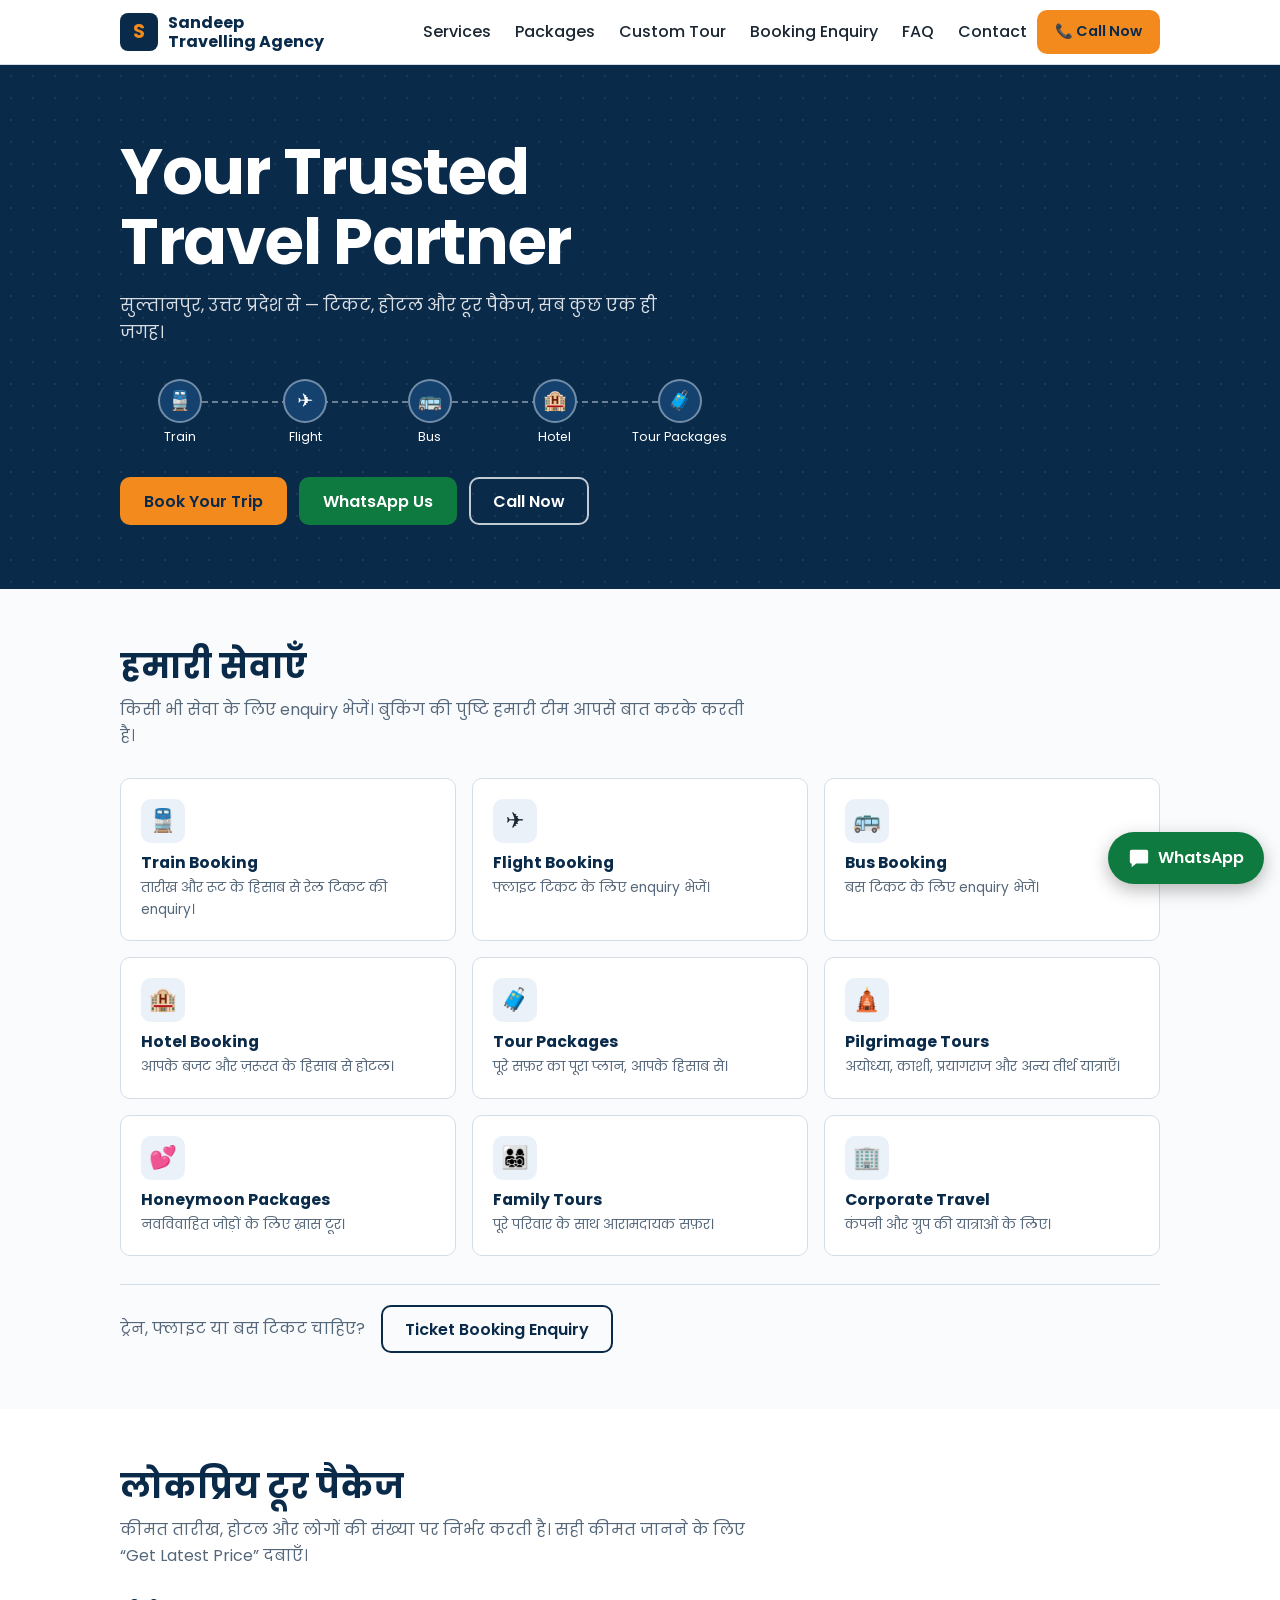
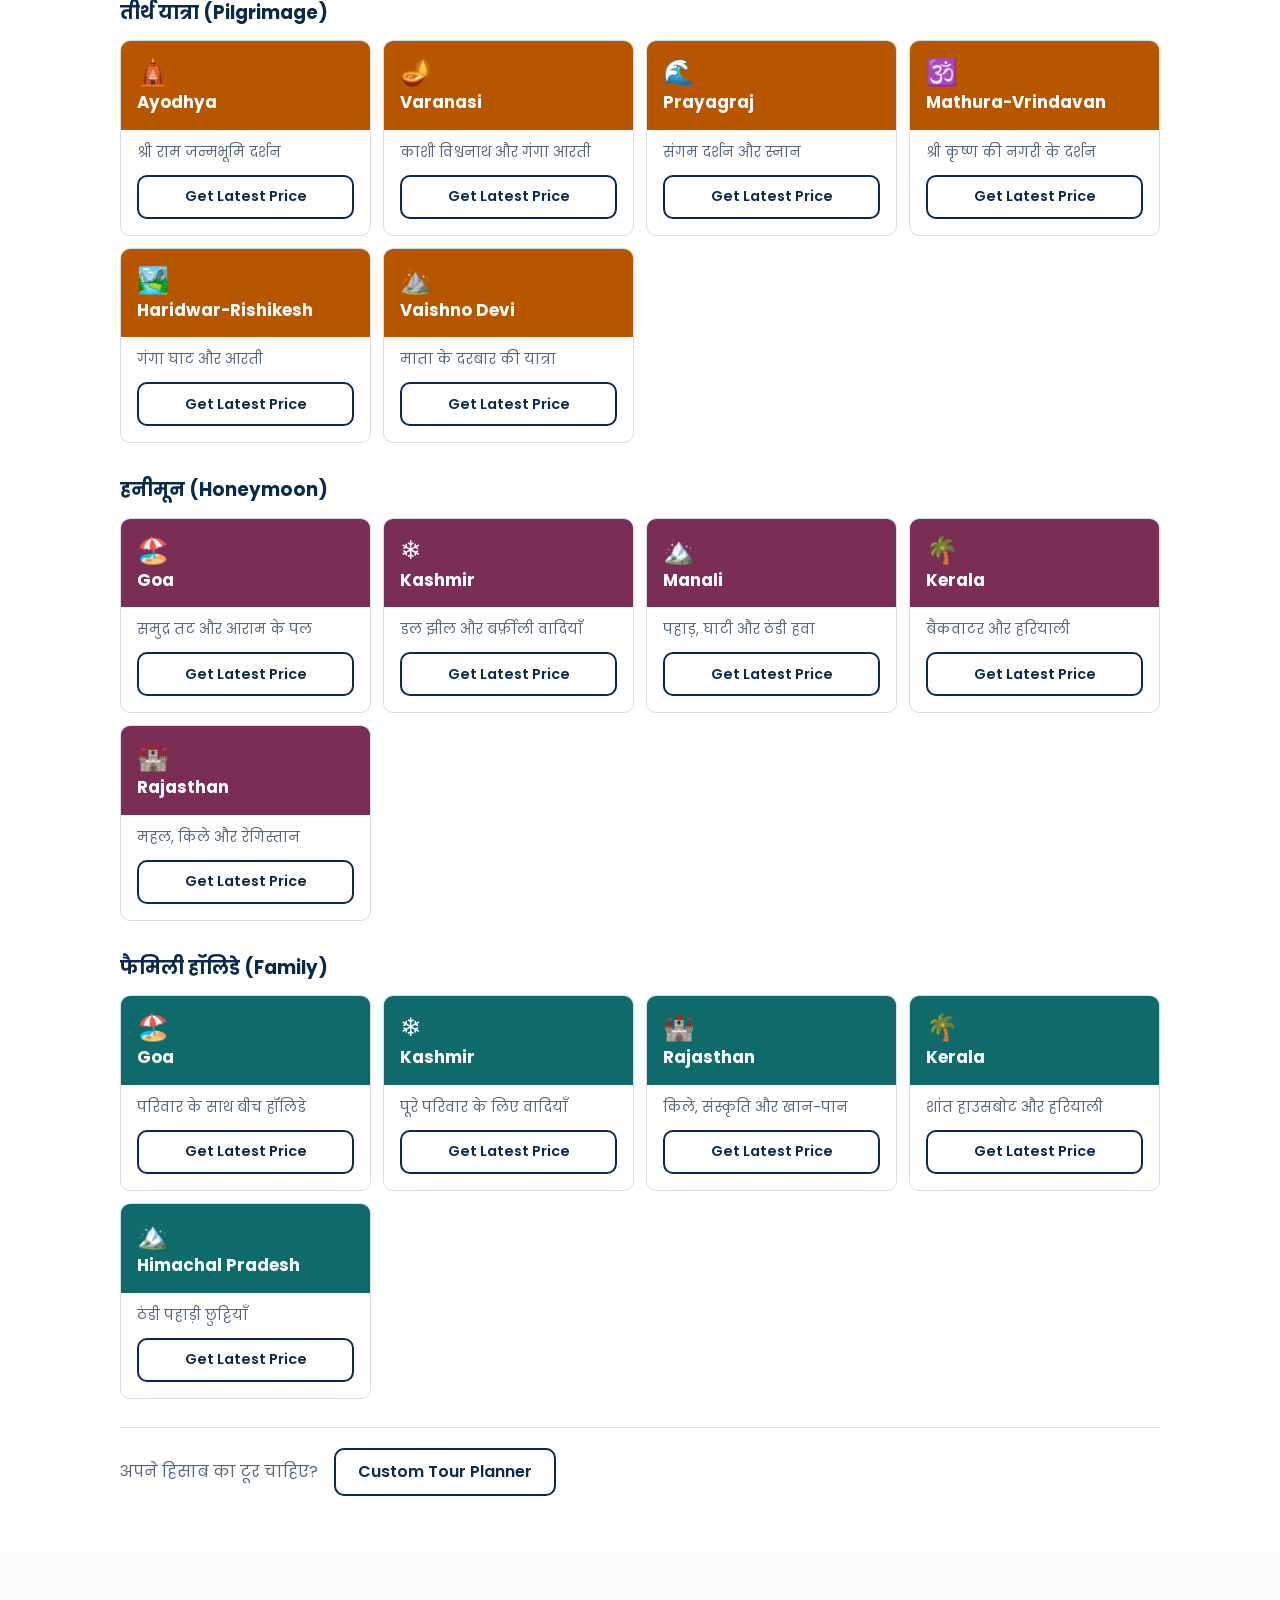
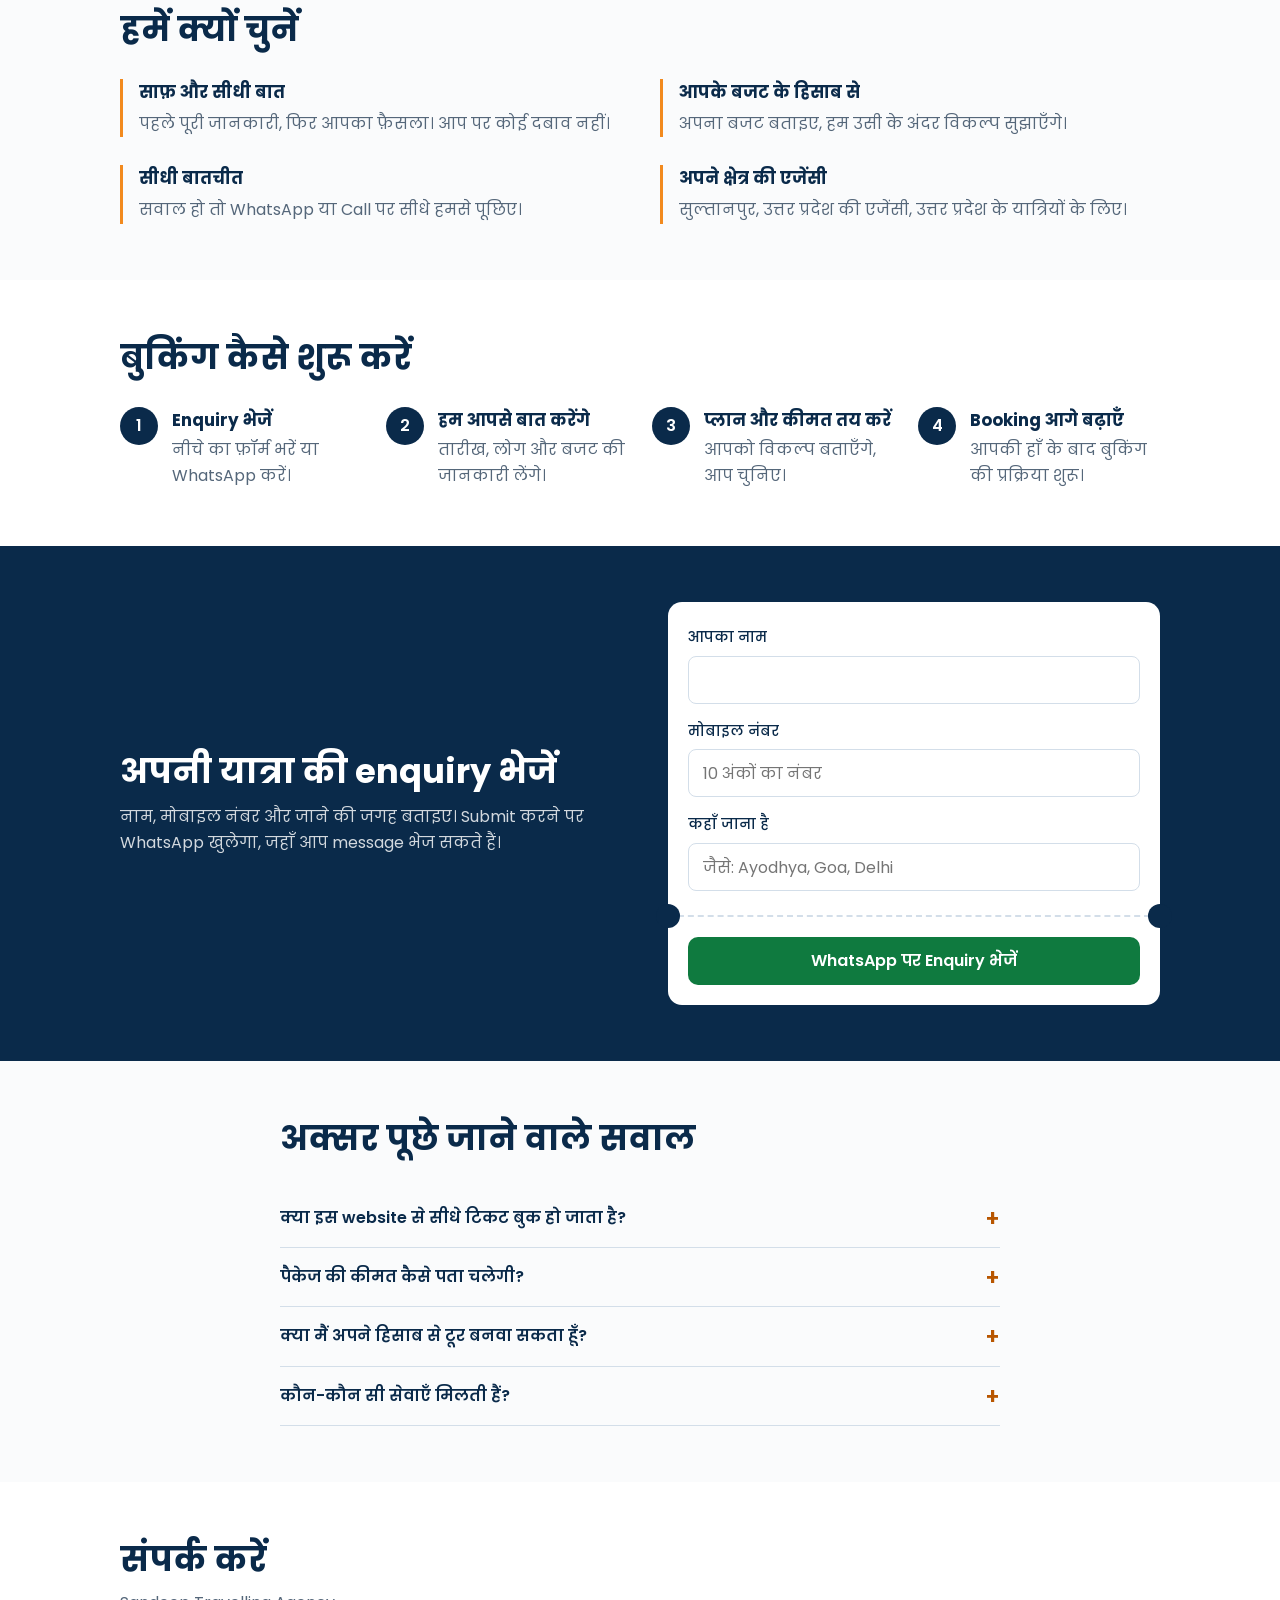
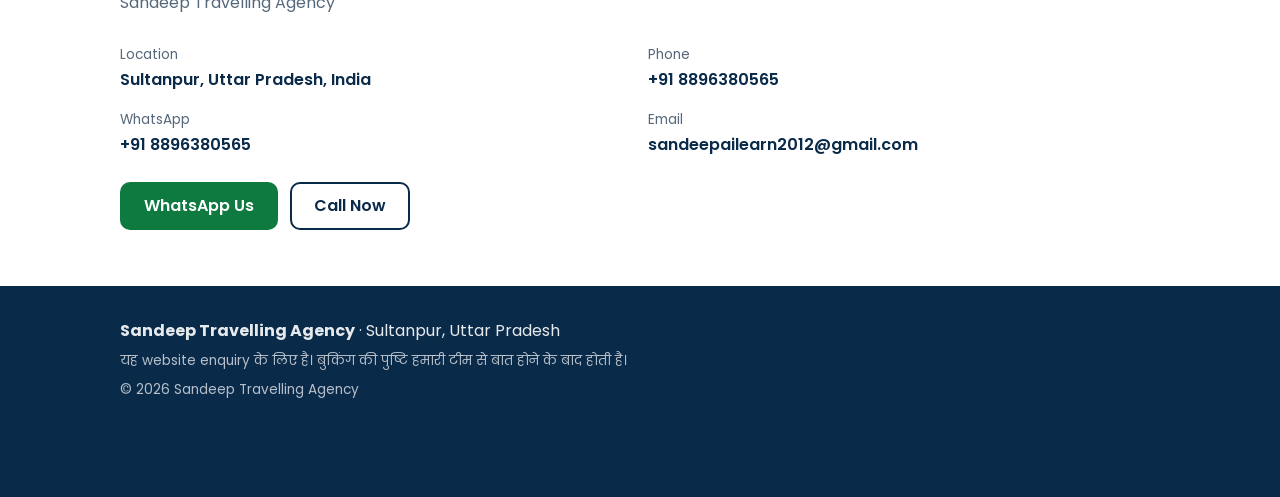
<file: index.html>
<!DOCTYPE html>
<html lang="hi">
<head>
  <meta charset="UTF-8">
  <meta name="viewport" content="width=device-width, initial-scale=1">
  <title>Sandeep Travelling Agency – Travel Agency in Sultanpur, Uttar Pradesh</title>
  <meta name="description" content="Sandeep Travelling Agency, Sultanpur (Uttar Pradesh). ट्रेन, फ्लाइट और बस टिकट की enquiry, होटल, तीर्थ, हनीमून और फैमिली टूर पैकेज। WhatsApp या Call से सीधे बात करें।">
  <meta name="theme-color" content="#0A2A4A">

  <!-- Fonts: Poppins (English + हिंदी) -->
  <link rel="preconnect" href="https://fonts.googleapis.com">
  <link rel="preconnect" href="https://fonts.gstatic.com" crossorigin>
  <link href="https://fonts.googleapis.com/css2?family=Poppins:wght@400;500;600;700&family=Noto+Sans+Devanagari:wght@400;600&display=swap" rel="stylesheet">

  <link rel="stylesheet" href="style.css">

  <!-- Google को बताने के लिए कि यह एक Travel Agency है (SEO) -->
  <script type="application/ld+json">
  {
    "@context": "https://schema.org",
    "@type": "TravelAgency",
    "name": "Sandeep Travelling Agency",
    "address": {
      "@type": "PostalAddress",
      "addressLocality": "Sultanpur",
      "addressRegion": "Uttar Pradesh",
      "addressCountry": "IN"
    },
    "areaServed": "Uttar Pradesh"
  }
  </script>
</head>

<body>
  <a class="skip" href="#services">Skip to content</a>

  <!-- ================= NAVBAR ================= -->
  <header class="site-header">
    <div class="wrap bar">
      <a class="brand" href="#top" aria-label="Sandeep Travelling Agency – Home">
        <span class="brand-mark" aria-hidden="true">S</span>
        <span>Sandeep<br>Travelling Agency</span>
      </a>

      <nav class="nav" id="menu" aria-label="Main menu">
        <a href="#services">Services</a>
        <a href="#packages">Packages</a>
        <a href="planner.html">Custom Tour</a>
        <a href="booking.html">Booking Enquiry</a>
        <a href="#faq">FAQ</a>
        <a href="#contact">Contact</a>
      </nav>

      <a class="btn btn-primary btn-small" href="#contact" data-call>📞 Call Now</a>
      <button class="menu-toggle" type="button" aria-label="Menu खोलें" aria-expanded="false" aria-controls="menu">☰</button>
    </div>
  </header>

  <main>
    <!-- ================= HERO ================= -->
    <section class="hero" id="top">
      <div class="wrap">
        <h1>Your Trusted Travel Partner</h1>
        <p class="hero-sub">सुल्तानपुर, उत्तर प्रदेश से — टिकट, होटल और टूर पैकेज, सब कुछ एक ही जगह।</p>

        <!-- Sub-heading: Train • Flight • Bus • Hotel • Tour Packages -->
        <ul class="route" aria-label="Train, Flight, Bus, Hotel, Tour Packages">
          <li><span class="stop" aria-hidden="true">🚆</span>Train</li>
          <li><span class="stop" aria-hidden="true">✈️</span>Flight</li>
          <li><span class="stop" aria-hidden="true">🚌</span>Bus</li>
          <li><span class="stop" aria-hidden="true">🏨</span>Hotel</li>
          <li><span class="stop" aria-hidden="true">🧳</span>Tour Packages</li>
        </ul>

        <div class="hero-actions">
          <a class="btn btn-primary" href="#enquiry">Book Your Trip</a>
          <a class="btn btn-wa" href="#contact" data-whatsapp>WhatsApp Us</a>
          <a class="btn btn-outline-light" href="#contact" data-call>Call Now</a>
        </div>
      </div>
    </section>

    <!-- ================= SERVICES ================= -->
    <section class="section section-paper" id="services">
      <div class="wrap">
        <div class="section-head">
          <h2>हमारी सेवाएँ</h2>
          <p>किसी भी सेवा के लिए enquiry भेजें। बुकिंग की पुष्टि हमारी टीम आपसे बात करके करती है।</p>
        </div>

        <ul class="services">
          <li class="svc"><span class="svc-icon" aria-hidden="true">🚆</span><h3>Train Booking</h3><p>तारीख और रूट के हिसाब से रेल टिकट की enquiry।</p></li>
          <li class="svc"><span class="svc-icon" aria-hidden="true">✈️</span><h3>Flight Booking</h3><p>फ्लाइट टिकट के लिए enquiry भेजें।</p></li>
          <li class="svc"><span class="svc-icon" aria-hidden="true">🚌</span><h3>Bus Booking</h3><p>बस टिकट के लिए enquiry भेजें।</p></li>
          <li class="svc"><span class="svc-icon" aria-hidden="true">🏨</span><h3>Hotel Booking</h3><p>आपके बजट और ज़रूरत के हिसाब से होटल।</p></li>
          <li class="svc"><span class="svc-icon" aria-hidden="true">🧳</span><h3>Tour Packages</h3><p>पूरे सफ़र का पूरा प्लान, आपके हिसाब से।</p></li>
          <li class="svc"><span class="svc-icon" aria-hidden="true">🛕</span><h3>Pilgrimage Tours</h3><p>अयोध्या, काशी, प्रयागराज और अन्य तीर्थ यात्राएँ।</p></li>
          <li class="svc"><span class="svc-icon" aria-hidden="true">💕</span><h3>Honeymoon Packages</h3><p>नवविवाहित जोड़ों के लिए ख़ास टूर।</p></li>
          <li class="svc"><span class="svc-icon" aria-hidden="true">👨‍👩‍👧‍👦</span><h3>Family Tours</h3><p>पूरे परिवार के साथ आरामदायक सफ़र।</p></li>
          <li class="svc"><span class="svc-icon" aria-hidden="true">🏢</span><h3>Corporate Travel</h3><p>कंपनी और ग्रुप की यात्राओं के लिए।</p></li>
        </ul>

        <div class="section-cta">
          <p>ट्रेन, फ्लाइट या बस टिकट चाहिए?</p>
          <a class="btn btn-outline" href="booking.html">Ticket Booking Enquiry</a>
        </div>
      </div>
    </section>

    <!-- ================= PACKAGES ================= -->
    <section class="section section-white" id="packages">
      <div class="wrap">
        <div class="section-head">
          <h2>लोकप्रिय टूर पैकेज</h2>
          <p>कीमत तारीख, होटल और लोगों की संख्या पर निर्भर करती है। सही कीमत जानने के लिए “Get Latest Price” दबाएँ।</p>
        </div>

        <!-- Pilgrimage -->
        <div class="pkg-group pkg-pilgrim">
          <h3>तीर्थ यात्रा (Pilgrimage)</h3>
          <div class="pkg-row">
            <article class="pkg"><div class="pkg-top"><span aria-hidden="true">🛕</span><h4>Ayodhya</h4></div><p>श्री राम जन्मभूमि दर्शन</p><a class="btn btn-outline btn-small" href="#contact" data-whatsapp data-msg="नमस्ते, मुझे Ayodhya Pilgrimage Package की latest price चाहिए।">Get Latest Price</a></article>
            <article class="pkg"><div class="pkg-top"><span aria-hidden="true">🪔</span><h4>Varanasi</h4></div><p>काशी विश्वनाथ और गंगा आरती</p><a class="btn btn-outline btn-small" href="#contact" data-whatsapp data-msg="नमस्ते, मुझे Varanasi Pilgrimage Package की latest price चाहिए।">Get Latest Price</a></article>
            <article class="pkg"><div class="pkg-top"><span aria-hidden="true">🌊</span><h4>Prayagraj</h4></div><p>संगम दर्शन और स्नान</p><a class="btn btn-outline btn-small" href="#contact" data-whatsapp data-msg="नमस्ते, मुझे Prayagraj Pilgrimage Package की latest price चाहिए।">Get Latest Price</a></article>
            <article class="pkg"><div class="pkg-top"><span aria-hidden="true">🕉️</span><h4>Mathura-Vrindavan</h4></div><p>श्री कृष्ण की नगरी के दर्शन</p><a class="btn btn-outline btn-small" href="#contact" data-whatsapp data-msg="नमस्ते, मुझे Mathura-Vrindavan Package की latest price चाहिए।">Get Latest Price</a></article>
            <article class="pkg"><div class="pkg-top"><span aria-hidden="true">🏞️</span><h4>Haridwar-Rishikesh</h4></div><p>गंगा घाट और आरती</p><a class="btn btn-outline btn-small" href="#contact" data-whatsapp data-msg="नमस्ते, मुझे Haridwar-Rishikesh Package की latest price चाहिए।">Get Latest Price</a></article>
            <article class="pkg"><div class="pkg-top"><span aria-hidden="true">⛰️</span><h4>Vaishno Devi</h4></div><p>माता के दरबार की यात्रा</p><a class="btn btn-outline btn-small" href="#contact" data-whatsapp data-msg="नमस्ते, मुझे Vaishno Devi Package की latest price चाहिए।">Get Latest Price</a></article>
          </div>
        </div>

        <!-- Honeymoon -->
        <div class="pkg-group pkg-honey">
          <h3>हनीमून (Honeymoon)</h3>
          <div class="pkg-row">
            <article class="pkg"><div class="pkg-top"><span aria-hidden="true">🏖️</span><h4>Goa</h4></div><p>समुद्र तट और आराम के पल</p><a class="btn btn-outline btn-small" href="#contact" data-whatsapp data-msg="नमस्ते, मुझे Goa Honeymoon Package की latest price चाहिए।">Get Latest Price</a></article>
            <article class="pkg"><div class="pkg-top"><span aria-hidden="true">❄️</span><h4>Kashmir</h4></div><p>डल झील और बर्फ़ीली वादियाँ</p><a class="btn btn-outline btn-small" href="#contact" data-whatsapp data-msg="नमस्ते, मुझे Kashmir Honeymoon Package की latest price चाहिए।">Get Latest Price</a></article>
            <article class="pkg"><div class="pkg-top"><span aria-hidden="true">🏔️</span><h4>Manali</h4></div><p>पहाड़, घाटी और ठंडी हवा</p><a class="btn btn-outline btn-small" href="#contact" data-whatsapp data-msg="नमस्ते, मुझे Manali Honeymoon Package की latest price चाहिए।">Get Latest Price</a></article>
            <article class="pkg"><div class="pkg-top"><span aria-hidden="true">🌴</span><h4>Kerala</h4></div><p>बैकवाटर और हरियाली</p><a class="btn btn-outline btn-small" href="#contact" data-whatsapp data-msg="नमस्ते, मुझे Kerala Honeymoon Package की latest price चाहिए।">Get Latest Price</a></article>
            <article class="pkg"><div class="pkg-top"><span aria-hidden="true">🏰</span><h4>Rajasthan</h4></div><p>महल, किले और रेगिस्तान</p><a class="btn btn-outline btn-small" href="#contact" data-whatsapp data-msg="नमस्ते, मुझे Rajasthan Honeymoon Package की latest price चाहिए।">Get Latest Price</a></article>
          </div>
        </div>

        <!-- Family -->
        <div class="pkg-group pkg-family">
          <h3>फैमिली हॉलिडे (Family)</h3>
          <div class="pkg-row">
            <article class="pkg"><div class="pkg-top"><span aria-hidden="true">🏖️</span><h4>Goa</h4></div><p>परिवार के साथ बीच हॉलिडे</p><a class="btn btn-outline btn-small" href="#contact" data-whatsapp data-msg="नमस्ते, मुझे Goa Family Package की latest price चाहिए।">Get Latest Price</a></article>
            <article class="pkg"><div class="pkg-top"><span aria-hidden="true">❄️</span><h4>Kashmir</h4></div><p>पूरे परिवार के लिए वादियाँ</p><a class="btn btn-outline btn-small" href="#contact" data-whatsapp data-msg="नमस्ते, मुझे Kashmir Family Package की latest price चाहिए।">Get Latest Price</a></article>
            <article class="pkg"><div class="pkg-top"><span aria-hidden="true">🏰</span><h4>Rajasthan</h4></div><p>किले, संस्कृति और खान-पान</p><a class="btn btn-outline btn-small" href="#contact" data-whatsapp data-msg="नमस्ते, मुझे Rajasthan Family Package की latest price चाहिए।">Get Latest Price</a></article>
            <article class="pkg"><div class="pkg-top"><span aria-hidden="true">🌴</span><h4>Kerala</h4></div><p>शांत हाउसबोट और हरियाली</p><a class="btn btn-outline btn-small" href="#contact" data-whatsapp data-msg="नमस्ते, मुझे Kerala Family Package की latest price चाहिए।">Get Latest Price</a></article>
            <article class="pkg"><div class="pkg-top"><span aria-hidden="true">🏔️</span><h4>Himachal Pradesh</h4></div><p>ठंडी पहाड़ी छुट्टियाँ</p><a class="btn btn-outline btn-small" href="#contact" data-whatsapp data-msg="नमस्ते, मुझे Himachal Pradesh Family Package की latest price चाहिए।">Get Latest Price</a></article>
          </div>
        </div>

        <div class="section-cta">
          <p>अपने हिसाब का टूर चाहिए?</p>
          <a class="btn btn-outline" href="planner.html">Custom Tour Planner</a>
        </div>
      </div>
    </section>

    <!-- ================= WHY CHOOSE US ================= -->
    <section class="section section-paper" id="why">
      <div class="wrap">
        <div class="section-head">
          <h2>हमें क्यों चुनें</h2>
        </div>
        <div class="why">
          <div><h3>साफ़ और सीधी बात</h3><p>पहले पूरी जानकारी, फिर आपका फ़ैसला। आप पर कोई दबाव नहीं।</p></div>
          <div><h3>आपके बजट के हिसाब से</h3><p>अपना बजट बताइए, हम उसी के अंदर विकल्प सुझाएँगे।</p></div>
          <div><h3>सीधी बातचीत</h3><p>सवाल हो तो WhatsApp या Call पर सीधे हमसे पूछिए।</p></div>
          <div><h3>अपने क्षेत्र की एजेंसी</h3><p>सुल्तानपुर, उत्तर प्रदेश की एजेंसी, उत्तर प्रदेश के यात्रियों के लिए।</p></div>
        </div>
      </div>
    </section>

    <!-- ================= HOW IT WORKS ================= -->
    <section class="section section-white" id="how">
      <div class="wrap">
        <div class="section-head">
          <h2>बुकिंग कैसे शुरू करें</h2>
        </div>
        <ol class="steps">
          <li><h3>Enquiry भेजें</h3><p>नीचे का फ़ॉर्म भरें या WhatsApp करें।</p></li>
          <li><h3>हम आपसे बात करेंगे</h3><p>तारीख, लोग और बजट की जानकारी लेंगे।</p></li>
          <li><h3>प्लान और कीमत तय करें</h3><p>आपको विकल्प बताएँगे, आप चुनिए।</p></li>
          <li><h3>Booking आगे बढ़ाएँ</h3><p>आपकी हाँ के बाद बुकिंग की प्रक्रिया शुरू।</p></li>
        </ol>
      </div>
    </section>

    <!-- ================= QUICK ENQUIRY (TICKET) ================= -->
    <section class="section enquiry" id="enquiry">
      <div class="wrap enquiry-grid">
        <div class="enquiry-text">
          <h2>अपनी यात्रा की enquiry भेजें</h2>
          <p>नाम, मोबाइल नंबर और जाने की जगह बताइए। Submit करने पर WhatsApp खुलेगा, जहाँ आप message भेज सकते हैं।</p>
        </div>

        <form class="ticket" id="quick-form" novalidate>
          <div class="ticket-main">
            <div class="field">
              <label for="q-name">आपका नाम</label>
              <input id="q-name" name="name" type="text" autocomplete="name" maxlength="60" required>
              <p class="field-error" id="err-name" hidden></p>
            </div>
            <div class="field">
              <label for="q-mobile">मोबाइल नंबर</label>
              <input id="q-mobile" name="mobile" type="tel" inputmode="numeric" autocomplete="tel" maxlength="14" placeholder="10 अंकों का नंबर" required>
              <p class="field-error" id="err-mobile" hidden></p>
            </div>
            <div class="field">
              <label for="q-destination">कहाँ जाना है</label>
              <input id="q-destination" name="destination" type="text" maxlength="80" placeholder="जैसे: Ayodhya, Goa, Delhi" required>
              <p class="field-error" id="err-destination" hidden></p>
            </div>
            <!-- Spam से बचाव: यह खाना इंसान को दिखता नहीं। अगर भरा हो तो form नहीं जाएगा। -->
            <div class="hp" aria-hidden="true">
              <label for="q-website">Website</label>
              <input id="q-website" name="website" type="text" tabindex="-1" autocomplete="off">
            </div>
          </div>
          <div class="ticket-cut" aria-hidden="true"></div>
          <div class="ticket-stub">
            <button class="btn btn-wa" type="submit">WhatsApp पर Enquiry भेजें</button>
          </div>
        </form>
      </div>
    </section>

    <!-- ================= FAQ ================= -->
    <section class="section section-paper" id="faq">
      <div class="wrap faq-wrap">
        <div class="section-head">
          <h2>अक्सर पूछे जाने वाले सवाल</h2>
        </div>
        <details>
          <summary>क्या इस website से सीधे टिकट बुक हो जाता है?</summary>
          <p>नहीं। अभी यह website सिर्फ़ enquiry लेती है। आपकी enquiry मिलने के बाद हमारी टीम WhatsApp या Call पर बात करके बुकिंग आगे बढ़ाती है।</p>
        </details>
        <details>
          <summary>पैकेज की कीमत कैसे पता चलेगी?</summary>
          <p>कीमत यात्रा की तारीख, होटल और लोगों की संख्या पर बदलती है। किसी भी पैकेज पर “Get Latest Price” दबाइए, हम आपको सही कीमत बताएँगे।</p>
        </details>
        <details>
          <summary>क्या मैं अपने हिसाब से टूर बनवा सकता हूँ?</summary>
          <p>हाँ। बस बताइए कि कहाँ जाना है, कब जाना है, कितने लोग हैं और बजट क्या है। उसी के हिसाब से प्लान बताया जाएगा।</p>
        </details>
        <details>
          <summary>कौन-कौन सी सेवाएँ मिलती हैं?</summary>
          <p>ट्रेन, फ्लाइट और बस टिकट की enquiry, होटल, कैब, तीर्थ, हनीमून, फैमिली और कॉर्पोरेट टूर पैकेज।</p>
        </details>
      </div>
    </section>

    <!-- ================= CONTACT ================= -->
    <section class="section section-white" id="contact">
      <div class="wrap">
        <div class="section-head">
          <h2>संपर्क करें</h2>
          <p>Sandeep Travelling Agency</p>
        </div>

        <dl class="contact-list">
          <div><dt>Location</dt><dd>Sultanpur, Uttar Pradesh, India</dd></div>
          <div><dt>Phone</dt><dd data-phone-text>[ADD YOUR PHONE NUMBER]</dd></div>
          <div><dt>WhatsApp</dt><dd data-whatsapp-text>[ADD YOUR WHATSAPP NUMBER]</dd></div>
          <div><dt>Email</dt><dd data-email-text>[ADD YOUR EMAIL]</dd></div>
        </dl>

        <div class="contact-actions">
          <a class="btn btn-wa" href="#contact" data-whatsapp>WhatsApp Us</a>
          <a class="btn btn-outline" href="#contact" data-call>Call Now</a>
        </div>
      </div>
    </section>
  </main>

  <!-- ================= FOOTER ================= -->
  <footer class="site-footer">
    <div class="wrap">
      <p><strong>Sandeep Travelling Agency</strong> · Sultanpur, Uttar Pradesh</p>
      <p class="footer-note">यह website enquiry के लिए है। बुकिंग की पुष्टि हमारी टीम से बात होने के बाद होती है।</p>
      <p class="footer-note">© <span id="year">2026</span> Sandeep Travelling Agency</p>
    </div>
  </footer>

  <!-- हमेशा दिखने वाला WhatsApp बटन (mobile के लिए) -->
  <a class="fab" href="#contact" data-whatsapp aria-label="WhatsApp पर बात करें">
    <svg width="22" height="22" viewBox="0 0 24 24" fill="currentColor" aria-hidden="true"><path d="M4 3h16a2 2 0 0 1 2 2v11a2 2 0 0 1-2 2H9l-5 4v-4a2 2 0 0 1-2-2V5a2 2 0 0 1 2-2z"/></svg>
    <span>WhatsApp</span>
  </a>

  <div class="toast" id="toast" role="status" aria-live="polite"></div>

  <script src="script.js"></script>
</body>
</html>
</file>
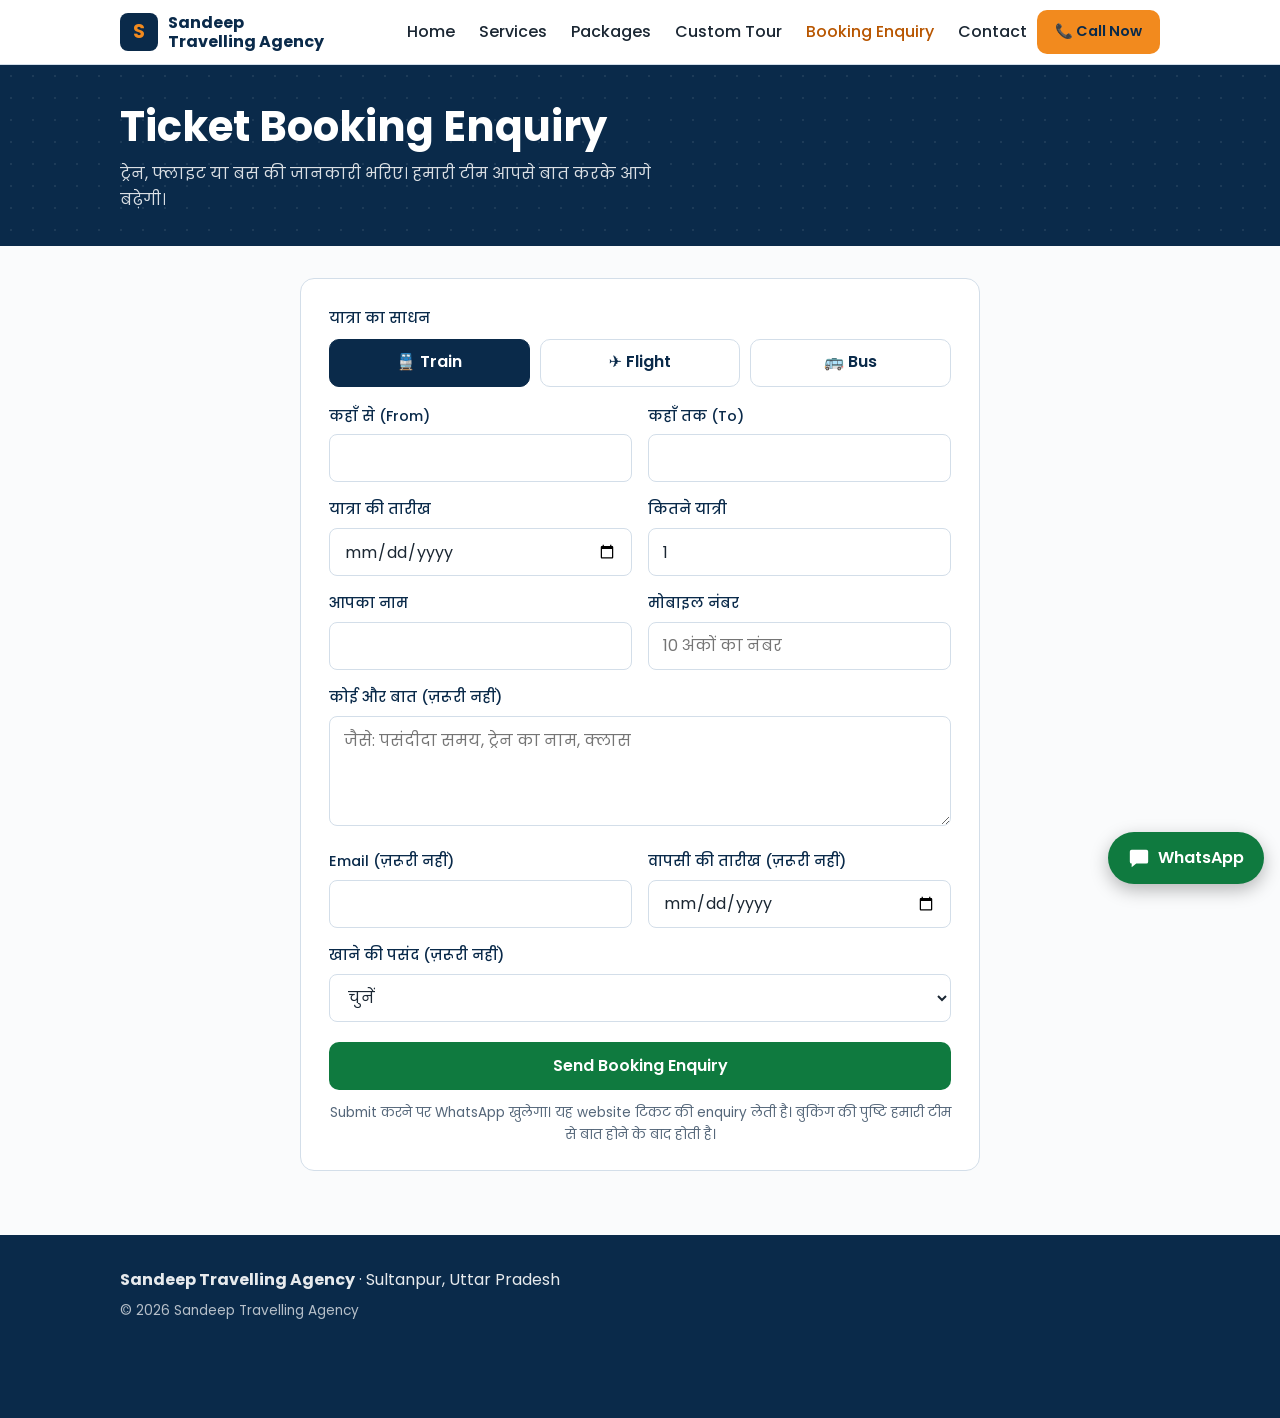
<file: booking.html>
<!DOCTYPE html>
<html lang="hi">
<head>
  <meta charset="UTF-8">
  <meta name="viewport" content="width=device-width, initial-scale=1">
  <title>Ticket Booking Enquiry | Sandeep Travelling Agency, Sultanpur</title>
  <meta name="description" content="ट्रेन, फ्लाइट या बस टिकट की enquiry भेजें। Sandeep Travelling Agency, Sultanpur, Uttar Pradesh. हमारी टीम WhatsApp या Call पर आपसे बात करेगी।">
  <meta name="theme-color" content="#0A2A4A">

  <link rel="preconnect" href="https://fonts.googleapis.com">
  <link rel="preconnect" href="https://fonts.gstatic.com" crossorigin>
  <link href="https://fonts.googleapis.com/css2?family=Poppins:wght@400;500;600;700&family=Noto+Sans+Devanagari:wght@400;600&display=swap" rel="stylesheet">
  <link rel="stylesheet" href="style.css">
</head>

<body>
  <a class="skip" href="#booking-form">Skip to form</a>

  <!-- ================= NAVBAR ================= -->
  <header class="site-header">
    <div class="wrap bar">
      <a class="brand" href="index.html" aria-label="Sandeep Travelling Agency – Home">
        <span class="brand-mark" aria-hidden="true">S</span>
        <span>Sandeep<br>Travelling Agency</span>
      </a>

      <nav class="nav" id="menu" aria-label="Main menu">
        <a href="index.html">Home</a>
        <a href="index.html#services">Services</a>
        <a href="index.html#packages">Packages</a>
        <a href="planner.html">Custom Tour</a>
        <a href="booking.html" aria-current="page">Booking Enquiry</a>
        <a href="index.html#contact">Contact</a>
      </nav>

      <a class="btn btn-primary btn-small" href="index.html#contact" data-call>📞 Call Now</a>
      <button class="menu-toggle" type="button" aria-label="Menu खोलें" aria-expanded="false" aria-controls="menu">☰</button>
    </div>
  </header>

  <main>
    <section class="page-title">
      <div class="wrap">
        <h1>Ticket Booking Enquiry</h1>
        <p>ट्रेन, फ्लाइट या बस की जानकारी भरिए। हमारी टीम आपसे बात करके आगे बढ़ेगी।</p>
      </div>
    </section>

    <section class="form-page">
      <div class="wrap">
        <form class="form-card" id="booking-form" data-enquiry="booking" novalidate>

          <fieldset class="choice-set">
            <legend>यात्रा का साधन</legend>
            <div class="choices">
              <label class="choice"><input type="radio" name="travelType" value="Train" checked><span>🚆 Train</span></label>
              <label class="choice"><input type="radio" name="travelType" value="Flight"><span>✈️ Flight</span></label>
              <label class="choice"><input type="radio" name="travelType" value="Bus"><span>🚌 Bus</span></label>
            </div>
          </fieldset>

          <div class="row">
            <div class="field">
              <label for="b-from">कहाँ से (From)</label>
              <input id="b-from" name="from" type="text" data-label="शहर का नाम" maxlength="60" required>
              <p class="field-error" id="err-from" hidden></p>
            </div>
            <div class="field">
              <label for="b-to">कहाँ तक (To)</label>
              <input id="b-to" name="to" type="text" data-label="शहर का नाम" maxlength="60" required>
              <p class="field-error" id="err-to" hidden></p>
            </div>
          </div>

          <div class="row">
            <div class="field">
              <label for="b-date">यात्रा की तारीख</label>
              <input id="b-date" name="journeyDate" type="date" data-label="तारीख" required>
              <p class="field-error" id="err-journeyDate" hidden></p>
            </div>
            <div class="field">
              <label for="b-pax">कितने यात्री</label>
              <input id="b-pax" name="passengers" type="number" inputmode="numeric" min="1" max="50" value="1" data-label="यात्रियों की संख्या" required>
              <p class="field-error" id="err-passengers" hidden></p>
            </div>
          </div>

          <div class="row">
            <div class="field">
              <label for="b-name">आपका नाम</label>
              <input id="b-name" name="name" type="text" data-label="नाम" autocomplete="name" maxlength="60" required>
              <p class="field-error" id="err-name" hidden></p>
            </div>
            <div class="field">
              <label for="b-mobile">मोबाइल नंबर</label>
              <input id="b-mobile" name="mobile" type="tel" inputmode="numeric" data-kind="mobile" autocomplete="tel" maxlength="14" placeholder="10 अंकों का नंबर" required>
              <p class="field-error" id="err-mobile" hidden></p>
            </div>
          </div>

          <div class="field">
            <label for="b-message">कोई और बात (ज़रूरी नहीं)</label>
            <textarea id="b-message" name="message" maxlength="500" placeholder="जैसे: पसंदीदा समय, ट्रेन का नाम, क्लास"></textarea>
            <p class="field-error" id="err-message" hidden></p>
          </div>
          <div class="row">
  <div class="field">
    <label for="b-email">Email (ज़रूरी नहीं)</label>
    <input id="b-email" name="email" type="email" data-label="Email" maxlength="80" autocomplete="email">
    <p class="field-error" id="err-email" hidden></p>
  </div>
  <div class="field">
    <label for="b-return">वापसी की तारीख (ज़रूरी नहीं)</label>
    <input id="b-return" name="returnDate" type="date" data-label="वापसी की तारीख">
    <p class="field-error" id="err-returnDate" hidden></p>
  </div>
</div>

<div class="field">
  <label for="b-food">खाने की पसंद (ज़रूरी नहीं)</label>
  <select id="b-food" name="food">
    <option value="">चुनें</option>
    <option value="Veg">Veg</option>
    <option value="Non-Veg">Non-Veg</option>
  </select>
  <p class="field-error" id="err-food" hidden></p>
</div>
          <!-- Spam से बचाव: यह खाना इंसान को दिखता नहीं -->
          <div class="hp" aria-hidden="true">
            <label for="b-website">Website</label>
            <input id="b-website" name="website" type="text" tabindex="-1" autocomplete="off">
          </div>

          <button class="btn btn-wa" type="submit">Send Booking Enquiry</button>
          <p class="form-note">Submit करने पर WhatsApp खुलेगा। यह website टिकट की enquiry लेती है। बुकिंग की पुष्टि हमारी टीम से बात होने के बाद होती है।</p>
        </form>
      </div>
    </section>
  </main>

  <footer class="site-footer">
    <div class="wrap">
      <p><strong>Sandeep Travelling Agency</strong> · Sultanpur, Uttar Pradesh</p>
      <p class="footer-note">© <span id="year">2026</span> Sandeep Travelling Agency</p>
    </div>
  </footer>

  <a class="fab" href="index.html#contact" data-whatsapp aria-label="WhatsApp पर बात करें">
    <svg width="22" height="22" viewBox="0 0 24 24" fill="currentColor" aria-hidden="true"><path d="M4 3h16a2 2 0 0 1 2 2v11a2 2 0 0 1-2 2H9l-5 4v-4a2 2 0 0 1-2-2V5a2 2 0 0 1 2-2z"/></svg>
    <span>WhatsApp</span>
  </a>

  <div class="toast" id="toast" role="status" aria-live="polite"></div>

  <script src="script.js"></script>
</body>
</html>
</file>
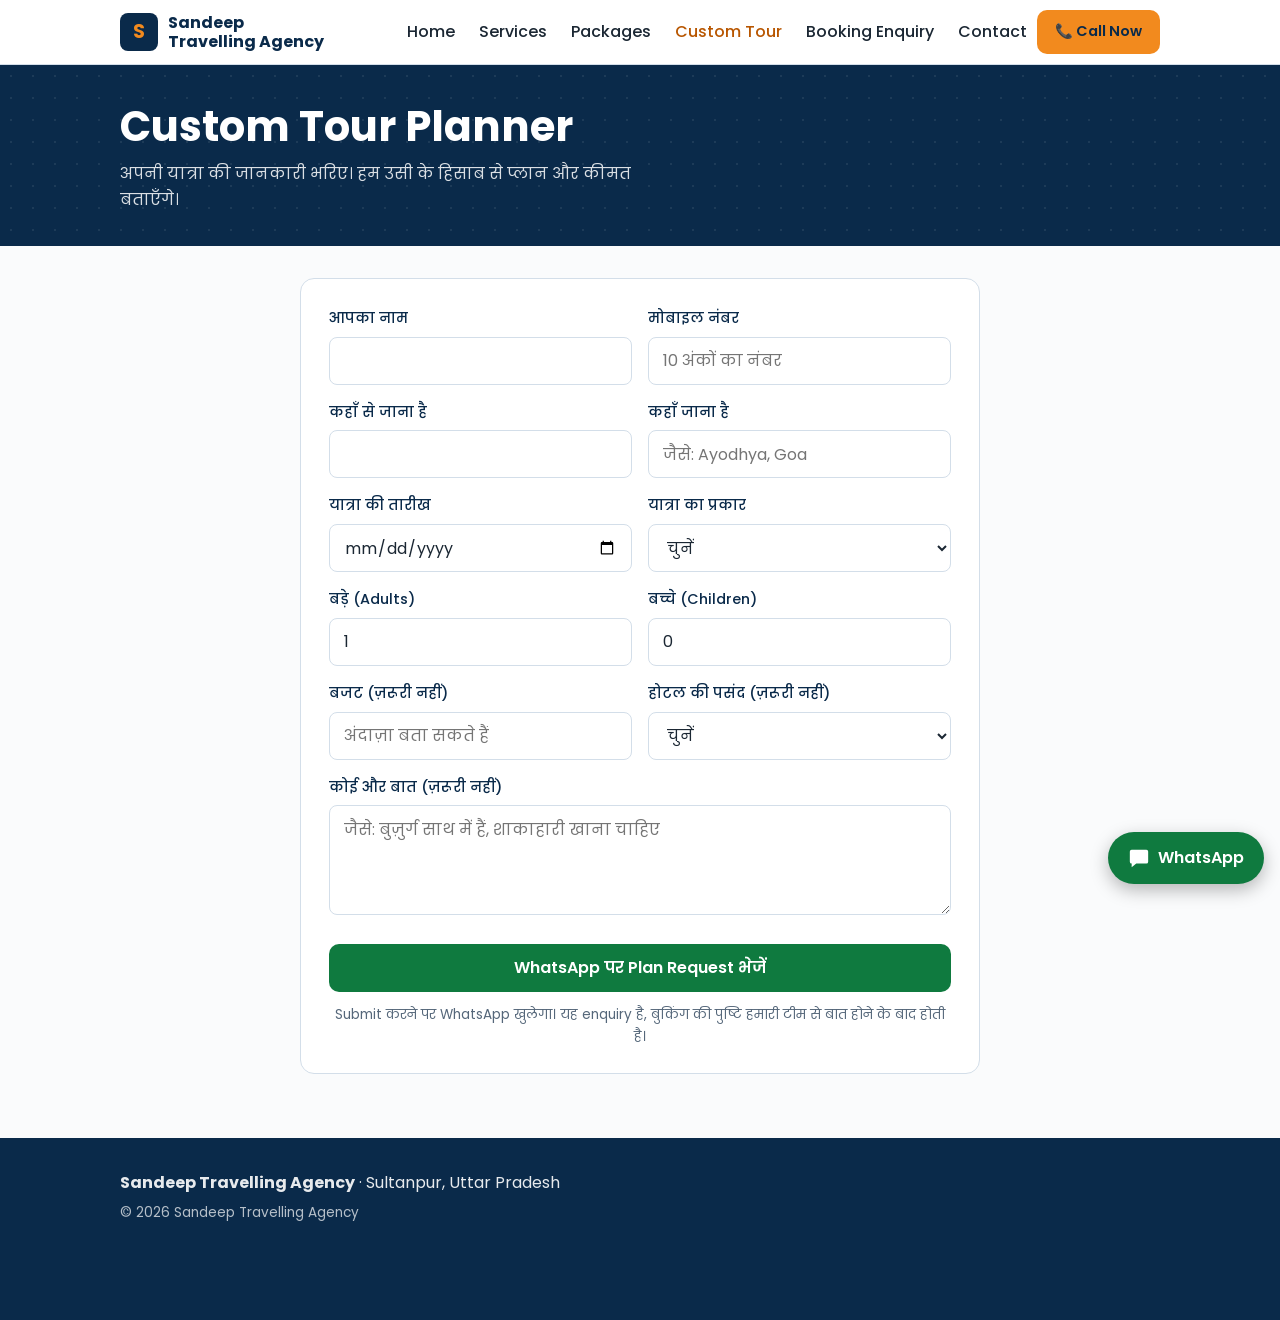
<file: planner.html>
<!DOCTYPE html>
<html lang="hi">
<head>
  <meta charset="UTF-8">
  <meta name="viewport" content="width=device-width, initial-scale=1">
  <title>Custom Tour Planner | Sandeep Travelling Agency, Sultanpur</title>
  <meta name="description" content="अपने हिसाब का टूर प्लान बनवाएँ। कहाँ जाना है, कब जाना है, कितने लोग और बजट बताइए। Sandeep Travelling Agency, Sultanpur, Uttar Pradesh.">
  <meta name="theme-color" content="#0A2A4A">

  <link rel="preconnect" href="https://fonts.googleapis.com">
  <link rel="preconnect" href="https://fonts.gstatic.com" crossorigin>
  <link href="https://fonts.googleapis.com/css2?family=Poppins:wght@400;500;600;700&family=Noto+Sans+Devanagari:wght@400;600&display=swap" rel="stylesheet">
  <link rel="stylesheet" href="style.css">
</head>

<body>
  <a class="skip" href="#planner-form">Skip to form</a>

  <!-- ================= NAVBAR ================= -->
  <header class="site-header">
    <div class="wrap bar">
      <a class="brand" href="index.html" aria-label="Sandeep Travelling Agency – Home">
        <span class="brand-mark" aria-hidden="true">S</span>
        <span>Sandeep<br>Travelling Agency</span>
      </a>

      <nav class="nav" id="menu" aria-label="Main menu">
        <a href="index.html">Home</a>
        <a href="index.html#services">Services</a>
        <a href="index.html#packages">Packages</a>
        <a href="planner.html" aria-current="page">Custom Tour</a>
        <a href="booking.html">Booking Enquiry</a>
        <a href="index.html#contact">Contact</a>
      </nav>

      <a class="btn btn-primary btn-small" href="index.html#contact" data-call>📞 Call Now</a>
      <button class="menu-toggle" type="button" aria-label="Menu खोलें" aria-expanded="false" aria-controls="menu">☰</button>
    </div>
  </header>

  <main>
    <section class="page-title">
      <div class="wrap">
        <h1>Custom Tour Planner</h1>
        <p>अपनी यात्रा की जानकारी भरिए। हम उसी के हिसाब से प्लान और कीमत बताएँगे।</p>
      </div>
    </section>

    <section class="form-page">
      <div class="wrap">
        <form class="form-card" id="planner-form" data-enquiry="planner" novalidate>

          <div class="row">
            <div class="field">
              <label for="p-name">आपका नाम</label>
              <input id="p-name" name="name" type="text" data-label="नाम" autocomplete="name" maxlength="60" required>
              <p class="field-error" id="err-name" hidden></p>
            </div>
            <div class="field">
              <label for="p-mobile">मोबाइल नंबर</label>
              <input id="p-mobile" name="mobile" type="tel" inputmode="numeric" data-kind="mobile" autocomplete="tel" maxlength="14" placeholder="10 अंकों का नंबर" required>
              <p class="field-error" id="err-mobile" hidden></p>
            </div>
          </div>

          <div class="row">
            <div class="field">
              <label for="p-start">कहाँ से जाना है</label>
              <input id="p-start" name="startCity" type="text" data-label="शहर का नाम" maxlength="60" required>
              <p class="field-error" id="err-startCity" hidden></p>
            </div>
            <div class="field">
              <label for="p-dest">कहाँ जाना है</label>
              <input id="p-dest" name="destination" type="text" data-label="जाने की जगह" maxlength="80" placeholder="जैसे: Ayodhya, Goa" required>
              <p class="field-error" id="err-destination" hidden></p>
            </div>
          </div>

          <div class="row">
            <div class="field">
              <label for="p-date">यात्रा की तारीख</label>
              <input id="p-date" name="travelDate" type="date" data-label="तारीख" required>
              <p class="field-error" id="err-travelDate" hidden></p>
            </div>
            <div class="field">
              <label for="p-type">यात्रा का प्रकार</label>
              <select id="p-type" name="travelType" data-label="यात्रा का प्रकार" required>
                <option value="">चुनें</option>
                <option>Pilgrimage (तीर्थ)</option>
                <option>Honeymoon</option>
                <option>Family Tour</option>
                <option>Corporate Travel</option>
                <option>Holiday</option>
                <option>Group / Students</option>
                <option>Other</option>
              </select>
              <p class="field-error" id="err-travelType" hidden></p>
            </div>
          </div>

          <div class="row">
            <div class="field">
              <label for="p-adults">बड़े (Adults)</label>
              <input id="p-adults" name="adults" type="number" inputmode="numeric" min="1" max="50" value="1" data-label="बड़ों की संख्या" required>
              <p class="field-error" id="err-adults" hidden></p>
            </div>
            <div class="field">
              <label for="p-children">बच्चे (Children)</label>
              <input id="p-children" name="children" type="number" inputmode="numeric" min="0" max="50" value="0">
              <p class="field-error" id="err-children" hidden></p>
            </div>
          </div>

          <div class="row">
            <div class="field">
              <label for="p-budget">बजट (ज़रूरी नहीं)</label>
              <input id="p-budget" name="budget" type="text" maxlength="40" placeholder="अंदाज़ा बता सकते हैं">
              <p class="field-error" id="err-budget" hidden></p>
            </div>
            <div class="field">
              <label for="p-hotel">होटल की पसंद (ज़रूरी नहीं)</label>
              <select id="p-hotel" name="hotel">
                <option value="">चुनें</option>
                <option>Budget</option>
                <option>3 Star</option>
                <option>4 Star</option>
                <option>5 Star</option>
                <option>आप सुझाइए</option>
              </select>
              <p class="field-error" id="err-hotel" hidden></p>
            </div>
          </div>

          <div class="field">
            <label for="p-message">कोई और बात (ज़रूरी नहीं)</label>
            <textarea id="p-message" name="message" maxlength="500" placeholder="जैसे: बुज़ुर्ग साथ में हैं, शाकाहारी खाना चाहिए"></textarea>
            <p class="field-error" id="err-message" hidden></p>
          </div>

          <!-- Spam से बचाव: यह खाना इंसान को दिखता नहीं -->
          <div class="hp" aria-hidden="true">
            <label for="p-website">Website</label>
            <input id="p-website" name="website" type="text" tabindex="-1" autocomplete="off">
          </div>

          <button class="btn btn-wa" type="submit">WhatsApp पर Plan Request भेजें</button>
          <p class="form-note">Submit करने पर WhatsApp खुलेगा। यह enquiry है, बुकिंग की पुष्टि हमारी टीम से बात होने के बाद होती है।</p>
        </form>
      </div>
    </section>
  </main>

  <footer class="site-footer">
    <div class="wrap">
      <p><strong>Sandeep Travelling Agency</strong> · Sultanpur, Uttar Pradesh</p>
      <p class="footer-note">© <span id="year">2026</span> Sandeep Travelling Agency</p>
    </div>
  </footer>

  <a class="fab" href="index.html#contact" data-whatsapp aria-label="WhatsApp पर बात करें">
    <svg width="22" height="22" viewBox="0 0 24 24" fill="currentColor" aria-hidden="true"><path d="M4 3h16a2 2 0 0 1 2 2v11a2 2 0 0 1-2 2H9l-5 4v-4a2 2 0 0 1-2-2V5a2 2 0 0 1 2-2z"/></svg>
    <span>WhatsApp</span>
  </a>

  <div class="toast" id="toast" role="status" aria-live="polite"></div>

  <script src="script.js"></script>
</body>
</html>
</file>
<file: style.css>
/* =====================================================
   Sandeep Travelling Agency – style.css
   Mobile-first: पहले छोटी screen, फिर बड़ी screen
   ===================================================== */

/* ---------- रंग और font (सब यहाँ से बदल सकते हैं) ---------- */
:root {
  --ink: #0A2A4A;          /* गहरा नीला – मुख्य रंग */
  --ink-2: #14416D;
  --saffron: #F28A1E;      /* केसरिया – बटन */
  --saffron-deep: #B85600;
  --sky: #EAF1F8;
  --paper: #FAFBFC;
  --text: #1B2733;
  --muted: #55677A;
  --line: #D3DEE9;
  --wa: #0F7A3F;           /* WhatsApp हरा */
  --danger: #B3261E;
  --font: "Poppins", "Noto Sans Devanagari", system-ui, -apple-system, "Segoe UI", Roboto, sans-serif;
}

/* ---------- Basic reset ---------- */
*, *::before, *::after { box-sizing: border-box; }
html { scroll-behavior: smooth; scroll-padding-top: 76px; -webkit-text-size-adjust: 100%; }
body {
  margin: 0;
  font-family: var(--font);
  font-size: 1rem;
  line-height: 1.65;
  color: var(--text);
  background: var(--paper);
}
h1, h2, h3, h4, p, ul, ol, dl, dd { margin: 0; }
ul, ol { padding: 0; list-style: none; }
a { color: inherit; }
:focus-visible { outline: 3px solid var(--saffron); outline-offset: 2px; }

.wrap { width: 100%; max-width: 1080px; margin: 0 auto; padding: 0 20px; }
.skip { position: absolute; left: -999px; top: 8px; z-index: 100; background: #fff; padding: 8px 12px; border-radius: 6px; }
.skip:focus { left: 8px; }
.hp { position: absolute; left: -9999px; width: 1px; height: 1px; overflow: hidden; }

/* ---------- बटन ---------- */
.btn {
  display: inline-flex; align-items: center; justify-content: center; gap: 8px;
  min-height: 48px; padding: 0 22px;
  border: 2px solid transparent; border-radius: 10px;
  font: 600 1rem/1.2 var(--font);
  text-decoration: none; text-align: center; cursor: pointer;
}
.btn-small { min-height: 44px; padding: 0 16px; font-size: .9rem; }
.btn-primary { background: var(--saffron); color: var(--ink); }
.btn-primary:hover { background: #FFA03D; }
.btn-wa { background: var(--wa); color: #fff; }
.btn-wa:hover { background: #0B6633; }
.btn-outline-light { border-color: rgba(255, 255, 255, .75); color: #fff; }
.btn-outline-light:hover { background: rgba(255, 255, 255, .12); }
.btn-outline { border-color: var(--ink); color: var(--ink); background: transparent; }
.btn-outline:hover { background: var(--ink); color: #fff; }

/* ---------- Navbar ---------- */
.site-header { position: sticky; top: 0; z-index: 40; background: #fff; border-bottom: 1px solid var(--line); }
.bar { display: flex; align-items: center; gap: 10px; min-height: 64px; }
.brand {
  display: flex; align-items: center; gap: 10px; margin-right: auto;
  text-decoration: none; color: var(--ink); font-weight: 700; font-size: .9rem; line-height: 1.2;
}
.brand-mark {
  display: grid; place-items: center; width: 38px; height: 38px; flex: none;
  border-radius: 8px; background: var(--ink); color: var(--saffron); font-size: 1.2rem;
}
.menu-toggle {
  width: 44px; height: 44px; border: 1.5px solid var(--line); border-radius: 10px;
  background: #fff; color: var(--ink); font-size: 1.3rem; cursor: pointer;
}
.nav {
  display: none; position: absolute; left: 0; right: 0; top: 100%;
  background: #fff; border-bottom: 1px solid var(--line); padding: 4px 20px 12px;
}
.nav.open { display: block; }
.nav a { display: block; padding: 12px 0; border-bottom: 1px solid var(--sky); text-decoration: none; font-weight: 500; }

@media (min-width: 860px) {
  .menu-toggle { display: none; }
  .nav { display: flex; position: static; gap: 24px; padding: 0; border: 0; background: none; }
  .nav a { padding: 0; border: 0; }
  .nav a:hover { color: var(--saffron-deep); }
  .brand { font-size: 1rem; }
}

/* ---------- Hero ---------- */
.hero {
  padding: 48px 0 44px;
  color: #fff;
  background-color: var(--ink);
  background-image: radial-gradient(rgba(255, 255, 255, .08) 1px, transparent 1px);
  background-size: 22px 22px;
}
.hero h1 {
  font-size: clamp(2.3rem, 9vw, 4rem);
  line-height: 1.1; letter-spacing: -.02em; font-weight: 700;
  max-width: 14ch; text-wrap: balance;
}
.hero-sub { margin-top: 14px; max-width: 34rem; color: rgba(255, 255, 255, .85); font-size: 1.05rem; }

/* सेवाओं की "route" पट्टी: Train • Flight • Bus • Hotel • Tour Packages */
.route { position: relative; display: flex; justify-content: space-between; gap: 4px; margin-top: 32px; max-width: 620px; }
.route::before {
  content: ""; position: absolute; left: 10%; right: 10%; top: 22px;
  border-top: 2px dashed rgba(255, 255, 255, .4);
}
.route li { position: relative; flex: 1; text-align: center; font-size: .78rem; line-height: 1.3; }
.route .stop {
  display: grid; place-items: center; width: 44px; height: 44px; margin: 0 auto 6px;
  border-radius: 50%; background: var(--ink-2); border: 2px solid rgba(255, 255, 255, .4); font-size: 1.2rem;
}

.hero-actions { display: flex; flex-direction: column; gap: 12px; margin-top: 32px; max-width: 420px; }
@media (min-width: 640px) {
  .hero { padding: 72px 0 64px; }
  .hero-actions { flex-direction: row; flex-wrap: wrap; max-width: none; }
}

/* ---------- Sections ---------- */
.section { padding: 56px 0; }
.section-paper { background: var(--paper); }
.section-white { background: #fff; }
.section-head { max-width: 40rem; margin-bottom: 28px; }
.section-head h2, .enquiry-text h2 {
  font-size: clamp(1.5rem, 5vw, 2.1rem); line-height: 1.3; color: var(--ink); font-weight: 700;
}
.section-head p { margin-top: 8px; color: var(--muted); }

/* ---------- Services ---------- */
.services { display: grid; grid-template-columns: repeat(2, 1fr); gap: 12px; }
.svc { padding: 16px; background: #fff; border: 1px solid var(--line); border-radius: 10px; }
.svc-icon { display: grid; place-items: center; width: 44px; height: 44px; margin-bottom: 10px; border-radius: 10px; background: var(--sky); font-size: 1.4rem; }
.svc h3 { font-size: .98rem; line-height: 1.3; color: var(--ink); }
.svc p { margin-top: 4px; font-size: .86rem; line-height: 1.55; color: var(--muted); }
@media (min-width: 720px) {
  .services { grid-template-columns: repeat(3, 1fr); gap: 16px; }
  .svc { padding: 20px; }
}

/* ---------- Packages ---------- */
.pkg-group + .pkg-group { margin-top: 32px; }
.pkg-group > h3 { margin-bottom: 12px; font-size: 1.15rem; color: var(--ink); }
.pkg-row {
  display: flex; gap: 12px; overflow-x: auto; scroll-snap-type: x mandatory;
  margin: 0 -20px; padding: 0 20px 12px;
}
.pkg {
  flex: 0 0 210px; scroll-snap-align: start;
  display: flex; flex-direction: column; gap: 12px;
  padding-bottom: 16px; overflow: hidden;
  background: #fff; border: 1px solid var(--line); border-radius: 10px;
}
.pkg p { padding: 0 16px; font-size: .88rem; line-height: 1.5; color: var(--muted); flex: 1; }
.pkg .btn { margin: 0 16px; }
.pkg-top { padding: 16px; color: #fff; background: var(--pkg-color, var(--ink)); }
.pkg-top span { display: block; font-size: 1.6rem; line-height: 1.2; }
.pkg-top h4 { margin-top: 4px; font-size: 1.05rem; line-height: 1.3; }
.pkg-pilgrim { --pkg-color: var(--saffron-deep); }
.pkg-honey { --pkg-color: #7A2E55; }
.pkg-family { --pkg-color: #0F6B6B; }
@media (min-width: 900px) {
  .pkg-row { display: grid; grid-template-columns: repeat(auto-fill, minmax(200px, 1fr)); overflow: visible; margin: 0; padding: 0; }
  .pkg { flex: none; }
}

/* ---------- Why choose us ---------- */
.why { display: grid; gap: 20px; }
.why > div { padding-left: 16px; border-left: 3px solid var(--saffron); }
.why h3 { font-size: 1.05rem; color: var(--ink); }
.why p { margin-top: 4px; color: var(--muted); }
@media (min-width: 720px) { .why { grid-template-columns: repeat(2, 1fr); gap: 28px 40px; } }

/* ---------- How it works ---------- */
.steps { display: grid; gap: 20px; counter-reset: step; }
.steps li { position: relative; padding-left: 52px; counter-increment: step; }
.steps li::before {
  content: counter(step); position: absolute; left: 0; top: 0;
  display: grid; place-items: center; width: 38px; height: 38px;
  border-radius: 50%; background: var(--ink); color: #fff; font-weight: 600;
}
.steps h3 { font-size: 1.05rem; color: var(--ink); }
.steps p { margin-top: 2px; color: var(--muted); }
@media (min-width: 900px) { .steps { grid-template-columns: repeat(4, 1fr); gap: 24px; } }

/* ---------- Enquiry (ticket) ---------- */
.enquiry { background: var(--ink); color: #fff; }
.enquiry-grid { display: grid; gap: 28px; }
.enquiry-text h2 { color: #fff; }
.enquiry-text p { margin-top: 10px; color: rgba(255, 255, 255, .82); max-width: 30rem; }
.ticket { position: relative; max-width: 520px; width: 100%; background: #fff; color: var(--text); border-radius: 14px; }
.ticket-main { padding: 24px 20px 8px; }
.ticket-stub { padding: 20px; }
.ticket-stub .btn { width: 100%; }
.ticket-cut { position: relative; border-top: 2px dashed var(--line); }
.ticket-cut::before, .ticket-cut::after {
  content: ""; position: absolute; top: -13px; width: 24px; height: 24px;
  border-radius: 50%; background: var(--ink);   /* section के रंग जैसा = ticket का "कटाव" */
}
.ticket-cut::before { left: -12px; }
.ticket-cut::after { right: -12px; }
@media (min-width: 900px) {
  .enquiry-grid { grid-template-columns: 1fr 1fr; align-items: center; gap: 56px; }
  .ticket { justify-self: end; }
}

.field { margin-bottom: 16px; }
.field label { display: block; margin-bottom: 6px; font-size: .9rem; font-weight: 500; color: var(--ink); }
.field input, .field select, .field textarea {
  width: 100%; min-height: 48px; padding: 0 14px;
  font: 400 1rem var(--font); color: var(--text);
  background: #fff; border: 1.5px solid var(--line); border-radius: 8px;
}
.field input:focus, .field select:focus, .field textarea:focus { border-color: var(--ink); outline: 3px solid rgba(242, 138, 30, .45); outline-offset: 0; }
.field input[aria-invalid="true"], .field select[aria-invalid="true"], .field textarea[aria-invalid="true"] { border-color: var(--danger); }
.field textarea { padding: 12px 14px; min-height: 110px; line-height: 1.5; resize: vertical; }
.field-error { margin-top: 4px; font-size: .85rem; color: var(--danger); }

/* ---------- Section के नीचे छोटा link-बटन ---------- */
.section-cta { display: flex; flex-direction: column; gap: 10px; align-items: flex-start; margin-top: 28px; padding-top: 20px; border-top: 1px solid var(--line); }
.section-cta p { color: var(--muted); }

/* ---------- अंदर के pages (Custom Tour / Booking Enquiry) ---------- */
.page-title { padding: 36px 0 32px; color: #fff; background-color: var(--ink); background-image: radial-gradient(rgba(255, 255, 255, .08) 1px, transparent 1px); background-size: 22px 22px; }
.page-title h1 { font-size: clamp(1.7rem, 6vw, 2.6rem); line-height: 1.25; font-weight: 700; }
.page-title p { margin-top: 8px; max-width: 34rem; color: rgba(255, 255, 255, .85); }
.form-page { padding: 32px 0 64px; background: var(--paper); }
.form-card { max-width: 680px; margin: 0 auto; padding: 22px 18px 20px; background: #fff; border: 1px solid var(--line); border-radius: 14px; }
.form-card .row { display: grid; gap: 0 16px; }
.form-card .btn { width: 100%; margin-top: 4px; }
.form-note { margin-top: 12px; font-size: .85rem; text-align: center; color: var(--muted); }
.choice-set { margin: 0 0 18px; padding: 0; border: 0; }
.choice-set legend { padding: 0; margin-bottom: 8px; font-size: .9rem; font-weight: 500; color: var(--ink); }
.choices { display: flex; flex-wrap: wrap; gap: 10px; }
.choice { position: relative; flex: 1 1 90px; }
.choice input { position: absolute; opacity: 0; inset: 0; width: 100%; height: 100%; margin: 0; cursor: pointer; }
.choice span { display: flex; align-items: center; justify-content: center; min-height: 48px; padding: 0 12px; border: 1.5px solid var(--line); border-radius: 10px; font-weight: 600; color: var(--ink); background: #fff; }
.choice input:checked + span { background: var(--ink); border-color: var(--ink); color: #fff; }
.choice input:focus-visible + span { outline: 3px solid var(--saffron); outline-offset: 2px; }
@media (min-width: 640px) {
  .form-card { padding: 28px 28px 24px; }
  .form-card .row { grid-template-columns: 1fr 1fr; }
  .section-cta { flex-direction: row; align-items: center; gap: 16px; }
}
.nav a[aria-current="page"] { color: var(--saffron-deep); }

/* ---------- FAQ ---------- */
.faq-wrap { max-width: 760px; }
details { border-bottom: 1px solid var(--line); }
summary {
  display: flex; justify-content: space-between; gap: 16px; align-items: center;
  padding: 16px 0; cursor: pointer; list-style: none; font-weight: 600; color: var(--ink);
}
summary::-webkit-details-marker { display: none; }
summary::after { content: "+"; font-size: 1.4rem; line-height: 1; color: var(--saffron-deep); }
details[open] summary::after { content: "−"; }
details p { padding: 0 0 16px; color: var(--muted); }

/* ---------- Contact ---------- */
.contact-list { display: grid; gap: 16px; margin-bottom: 24px; }
.contact-list dt { font-size: .85rem; color: var(--muted); }
.contact-list dd { font-weight: 600; color: var(--ink); overflow-wrap: anywhere; }
.contact-actions { display: flex; flex-direction: column; gap: 12px; max-width: 360px; }
@media (min-width: 720px) {
  .contact-list { grid-template-columns: repeat(2, 1fr); }
  .contact-actions { flex-direction: row; max-width: none; }
}

/* ---------- Footer ---------- */
.site-footer { padding: 32px 0 96px; background: var(--ink); color: rgba(255, 255, 255, .9); }
.footer-note { margin-top: 6px; font-size: .85rem; color: rgba(255, 255, 255, .7); }

/* ---------- Floating WhatsApp बटन ---------- */
.fab {
  position: fixed; right: 16px; bottom: 16px; z-index: 50;
  display: inline-flex; align-items: center; gap: 8px;
  min-height: 52px; padding: 0 20px; border-radius: 999px;
  background: var(--wa); color: #fff; font-weight: 600; text-decoration: none;
  box-shadow: 0 6px 18px rgba(0, 0, 0, .28);
}
.fab:hover { background: #0B6633; }

/* ---------- छोटा संदेश (toast) ---------- */
.toast {
  position: fixed; left: 16px; right: 16px; bottom: 84px; z-index: 60;
  max-width: 420px; margin: 0 auto; padding: 12px 16px;
  background: var(--ink); color: #fff; border-radius: 10px; font-size: .92rem;
  box-shadow: 0 6px 18px rgba(0, 0, 0, .3);
  opacity: 0; transform: translateY(8px); pointer-events: none;
  transition: opacity .2s, transform .2s;
}
.toast.show { opacity: 1; transform: none; }

@media (prefers-reduced-motion: reduce) {
  html { scroll-behavior: auto; }
  .toast { transition: none; }
}
</file>
